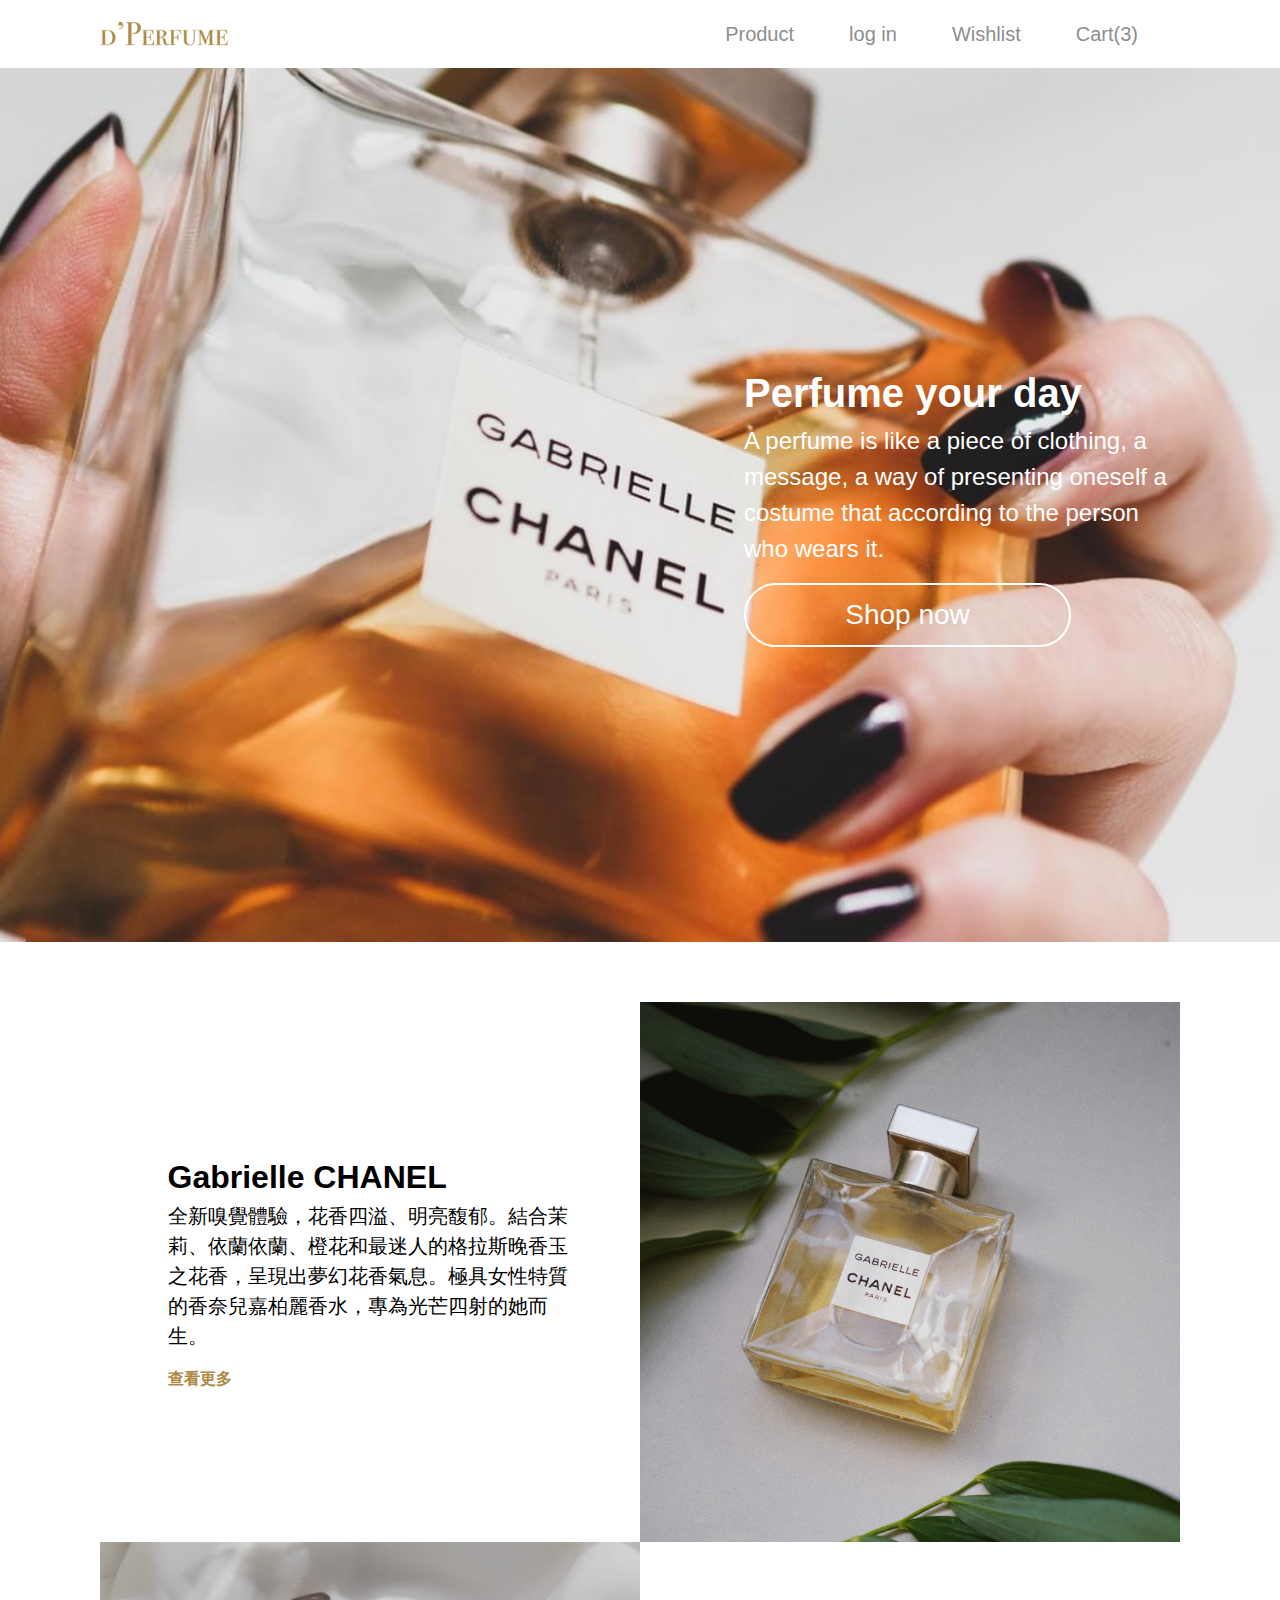
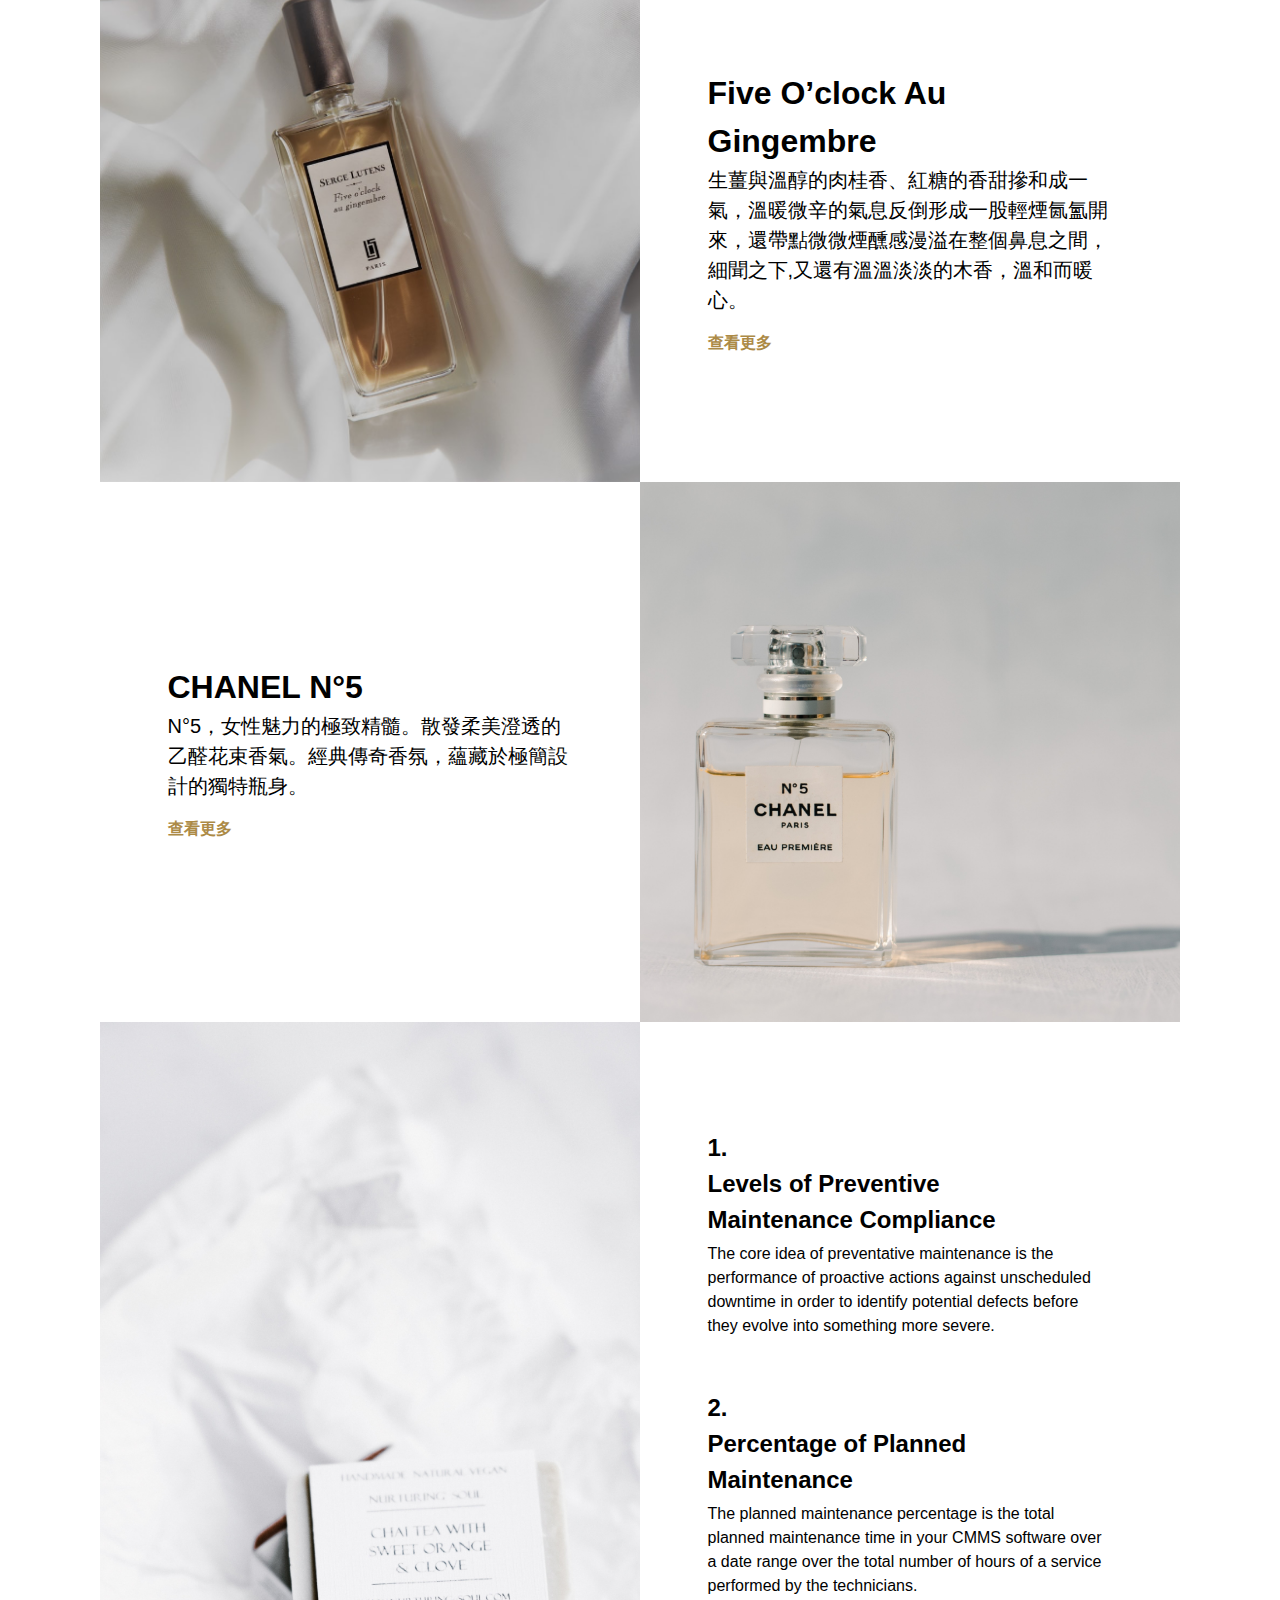
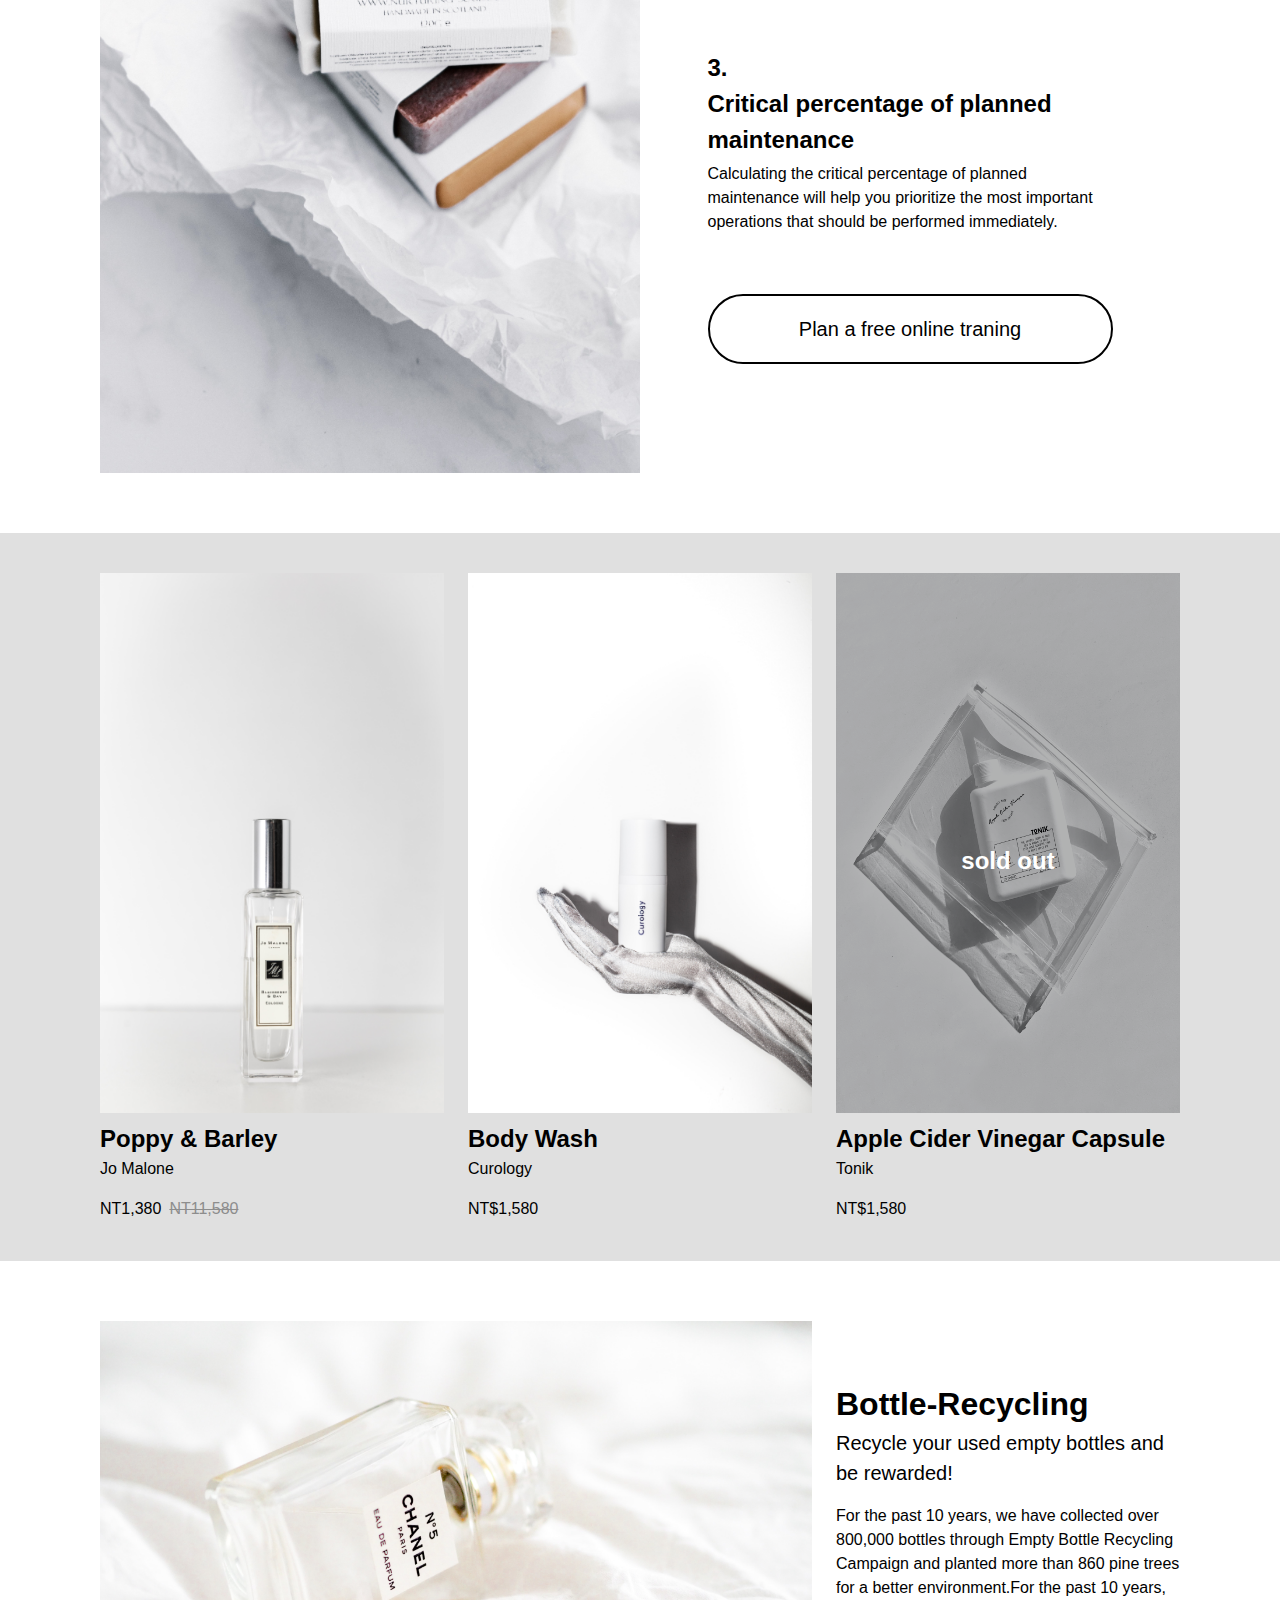
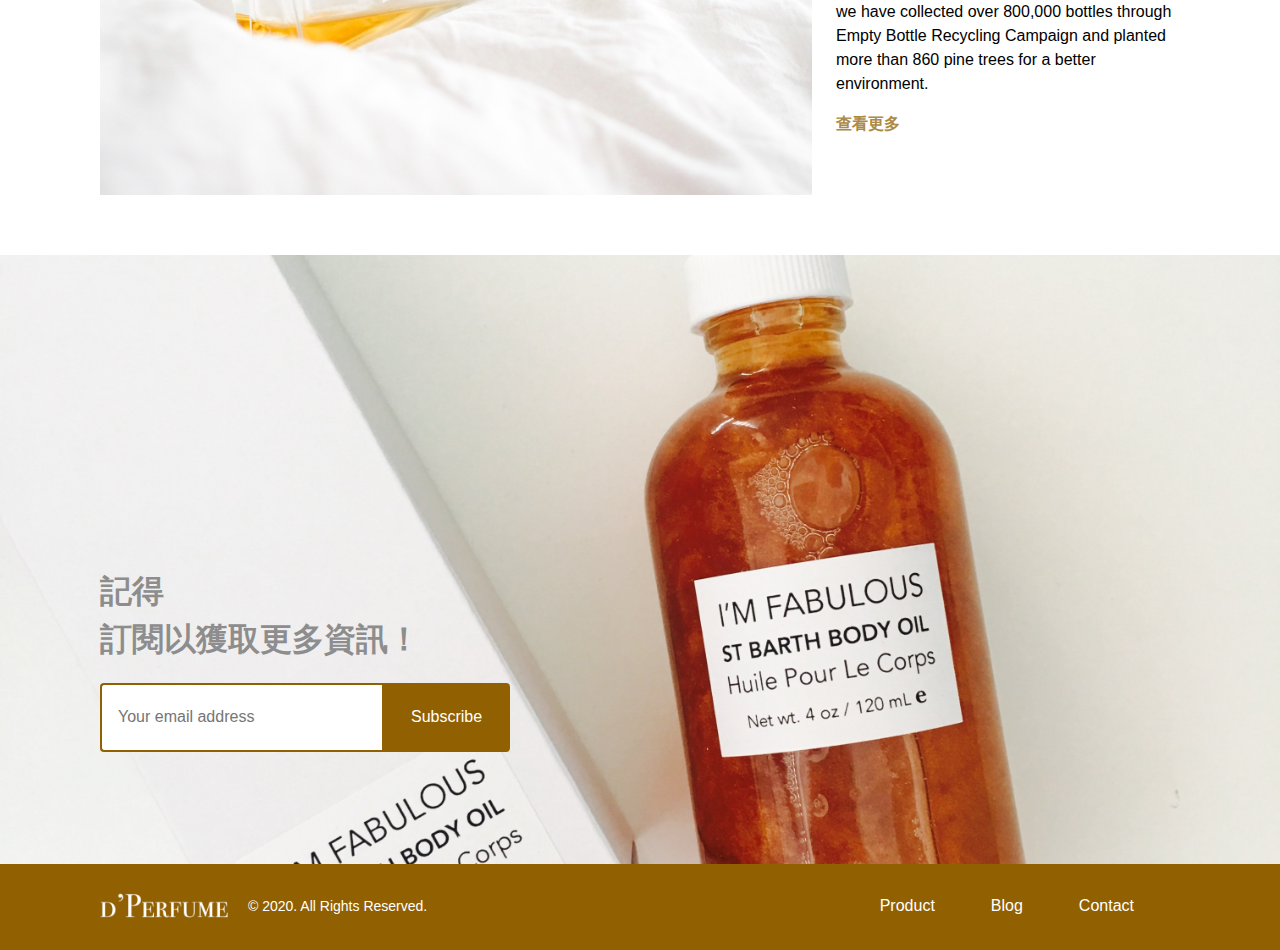
<file: index.html>
<!DOCTYPE html>
<html lang="en">
<head>
    <meta charset="UTF-8">
    <meta http-equiv="X-UA-Compatible" content="IE=edge">
    <meta name="viewport" content="width=device-width, initial-scale=1.0">
    <title>香水電商</title>

    <link rel="shortcut icon" href="images/d’Perfume.png" type="image/x-icon">
    <meta name='description' content="香水電商-D’Perfume" />
    <meta name="keywords" content="香水, 香水電商, D’Perfume">
    <meta property="og:title" content="香水電商" />
    <meta property="og:description" content="香水電商-D’Perfume">
    <meta property="og:type" content="website" /> 
    <meta property="og:url" content="FB上的網址" />
    <meta property="og:image" content="images/index1.jpg"/>
    <link rel="stylesheet" href="css/all.css">
    <link rel="stylesheet" href="https://pro.fontawesome.com/releases/v5.10.0/css/all.css" integrity="sha384-AYmEC3Yw5cVb3ZcuHtOA93w35dYTsvhLPVnYs9eStHfGJvOvKxVfELGroGkvsg+p" crossorigin="anonymous"/>
    <script src="js/jquery-3.6.0.min.js"></script>
  <script src="js/all.js"></script>
</head>
<body>
    <!--header__bar start-->
    <div class="container">
        <div class=" d-flex justify-content-between align-items-center pt-7 pb-7">
            <div class="left_bar">
                <h1><a href="index.html" class="text-hide d-block header-logo">d'perfume</a></h1>
            </div>
            <div class="right_bar d-flex align-items-center">
                <ul class="menu d-flex">
                    <li class="d-none d-md-block"><a href="product.html" target="_blank" title="Go to Product" class="d-block p-8 fs-5 me-10  text-success header__menu__text header__menu__text--hover position-relative transition"><i class="fas fa-store-alt me-6"></i>Product</a></li>
                    <li class="d-none d-md-block"><a href="login.html" target="_blank" title="Go to log in" class="d-block p-8  fs-5 me-10  text-success header__menu__text header__menu__text--hover position-relative transition"><i class="fas fa-user me-6"></i>log in</a></li>
                    <li class="d-none d-md-block"><a href="#" target="_blank" title="Go to Wishlist" class="d-block p-8 fs-5 me-10  text-success header__menu__text header__menu__text--hover position-relative transition"><i class="fas fa-heart me-6"></i>Wishlist</a></li>
                    <li><a href="#" target="_blank" title="Go to Cart" class="d-block p-8 fs-5 me-10  text-success header__menu__text header__menu__text--hover position-relative transition"><i class="fas fa-shopping-cart me-6"></i><span class="d-none d-md-inline-block">Cart(3)</span><span class="menu__label">3</span></a></li>
                </ul>
                <a href="#" class="showmenu d-block d-md-none"><i class="fas fa-bars fs-md-3 text-success"></i></a>
                <ul class="mobile-menu d-block d-md-none">
                    <li><a href="product.html" class="p-8 d-block fs-md-5 ">Product</a></li>
                    <li><a href="#" class="p-8 d-block fs-md-5">Wishlist</a></li>
                    <li><a href="#" class="p-8 d-block fs-md-5">Blog</a></li>
                    <li><a href="#" class="p-8 d-block fs-md-5">Contact</a></li>
                    <li><a href="login.html" class="p-8 d-block fs-md-5">log in</a></li>
                </ul>
            </div>
        </div>
    </div>
    <!--header__bar end-->
    <!--header__banner start-->
    <div class="header__banner text-info   pt-19 pt-sm-17 pt-md-16 pb-20 pb-sm-18 pb-md-16  header_banner">
        <div class="container">
            <div class="row  justify-content-md-end">
                <div class="col-md-5">
                    <h2 class=" fs-1 fs-md-2  fw-bolder">Perfume your day</h2>
                    <p class="fs-4 fs-md-5">A perfume is like a piece of clothing, a message, a way of presenting oneself a costume that according to the person who wears it.</p>
                    <a href="product.html" class="fs-3 fs-md-3 header__btn header__btn--border header__btn--hover header__btn--active d-block rounded-pill mt-3 text-center transition pt-7 pb-7 w-75 w-md-100">Shop now</a>
                </div>
            </div>
        </div>
    </div>
    <!--header__banner end-->
    <!--product start-->
    <ul class="container mt-9">
        <li class="row g-0 flex-column flex-md-row-reverse mb-10 mb-md-0">
            <div class="col-md-6 ">
                <img class="img-fluid mb-2 mb-md-0" src="images/index2.jpg" alt="">
            </div>
            <div class="col-md-6  d-flex align-items-md-center justify-content-md-center">
                <div class="text w-75 w-md-100">
                <h2 class="pb-0 fs-2 fs-md-2 fw-bolder ">Gabrielle CHANEL</h2>
                <p class="pb-2 pb-md-3 fs-5 ping-fang fw-light">全新嗅覺體驗，花香四溢、明亮馥郁。結合茉莉、依蘭依蘭、橙花和最迷人的格拉斯晚香玉之花香，呈現出夢幻花香氣息。極具女性特質的香奈兒嘉柏麗香水，專為光芒四射的她而生。</p>
                <a href="#" class="text-warning  ping-fang fw-bolder readmore__link--hover">查看更多</a>
                </div>
            </div>
        </li>
        <li class="row g-0 mb-10 mb-md-0">
            <div class="col-md-6">
                <img class="img-fluid mb-2 mb-md-0" src="images/index3.png" alt="">
            </div>
            <div class="col-md-6 d-flex align-items-md-center justify-content-md-center">
                <div class="text w-75 w-md-100">
                    <h2 class="pb-0 fs-2 fs-md-2 fw-bolder ">Five O’clock Au Gingembre</h2>
                    <p class="pb-2 pb-md-3 fs-5 ping-fang fw-light">生薑與溫醇的肉桂香、紅糖的香甜摻和成一氣，溫暖微辛的氣息反倒形成一股輕煙氤氳開來，還帶點微微煙醺感漫溢在整個鼻息之間，細聞之下,又還有溫溫淡淡的木香，溫和而暖心。</p>
                    <a href="#" class="text-warning  ping-fang fw-bolder readmore__link--hover">查看更多</a>
                </div>
            </div>
        </li>
        <li class="row g-0 flex-column flex-md-row-reverse mb-10 mb-md-0">
            <div class="col-md-6 ">
                <img class="img-fluid mb-2 mb-md-0" src="images/index4.jpg" alt="">
            </div>
            <div class="col-md-6  d-flex align-items-md-center justify-content-md-center">
                <div class="text w-75 w-md-100">
                    <h2 class="pb-0 fs-2 fs-md-2 fw-bolder">CHANEL N°5</h2>
                    <p class="pb-2 pb-md-3 fs-5 ping-fang fw-light">N°5，女性魅力的極致精髓。散發柔美澄透的乙醛花束香氣。經典傳奇香氛，蘊藏於極簡設計的獨特瓶身。</p>
                    <a href="#" class="text-warning  ping-fang fw-bolder readmore__link--hover">查看更多</a>
                </div>
            </div>
        </li>
        <li class="row g-0">
            <div class="col-md-6">
                <img class="img-fluid mb-2 mb-md-0  product__img " src="images/index5.jpg" alt="">
            </div>
            <div class="col-md-6  d-flex align-items-md-center justify-content-md-center">
                <div class="text  w-75 w-md-100">
                    <ol >
                        <li class="textgroup mb-12 mb-md-11">
                            <h2 class="fs-4 fs-md-4 fw-bolder pb-1">1.<br>Levels of Preventive <br> Maintenance Compliance</h2>
                            <p class="fw-light">The core idea of preventative maintenance is the performance of proactive actions against unscheduled downtime in order to identify potential defects before they evolve into something more severe.</p>
                        </li>
                        <li class="textgroup mb-12 mb-md-11">
                            <h2 class="fs-4 fs-md-4 fw-bolder pb-1">2.<br>Percentage of Planned <br> Maintenance</h2>
                            <p class="fw-light">The planned maintenance percentage is the total planned maintenance time in your CMMS software over a date range over the total number of hours of a service performed by the technicians.</p>
                        </li>
                        <li class="textgroup mb-12 mb-md-9">
                            <h2 class="fs-4 fs-md-4 fw-bolder pb-1">3.<br>Critical percentage of planned maintenance</h2>
                            <p class="fw-light">Calculating the critical percentage of planned maintenance will help you prioritize the most important operations that should be performed immediately.</p>
                        </li>
                    </ol>
                    <a href="#" class="product__btn fw-normal fs-5 fs-md-5 d-block pt-21 pb-21 text-center rounded-pill">Plan a free online traning</a>
                </div>
            </div>
        </li>
    </ul>
    <!--product end-->
    <!--productlist start-->
    <div class="bg-secondary mt-9  pt-15 pb-15">
        <div class="container ">
            <ul class="row listgroup d-flex justify-content-between">
                <li class="col-md-4 list">
                    <img src="images/index6.jpg" class="productlist__img " alt="productlist_1">
                    <div class="text">
                        <h2 class="fs-4 fs-md-4 fw-bolder pt-2">Poppy & Barley</h2>
                        <h3>Jo Malone</h3>
                        <p class="pt-3 pb-10 pb-md-0">NT1,380<span class="text-success text-decoration-line-through ps-2">NT11,580</span></p>
                    </div>
                </li>
                <li class="col-md-4 list">
                    <img src="images/index7.jpg" class="productlist__img "  alt="productlist_2">
                    <div class="text">
                        <h2 class="fs-4 fs-md-4 fw-bolder pt-2">Body Wash</h2>
                        <h3>Curology</h3>
                        <p class="pt-3 pb-10 pb-md-0">NT$1,580</p>
                    </div>
                </li>
                <li class="col-md-4 list">
                    <div class="caption position-relative ">
                        <img src="images/index8.jpg" class="productlist__img zindex-1"  alt="productlist_3">
                        <div class="bg position-absolute zindex-2 top-0 bg-dark w-100 productlist__img"></div>
                        <p class="position-absolute zindex-3 top-50 start-25 text-info fw-bolder text-center w-50 fs-4 fs-md-4">sold out</p>
                    </div>
                    <div class="text">
                        <h2 class="fs-4 fs-md-4 fw-bolder pt-2">Apple Cider Vinegar Capsule</h2>
                        <h3>Tonik</h3>
                        <p class="pt-3 pb-10 pb-md-0">NT$1,580</p>
                    </div>
                </li>
            </ul>
        </div>
    </div>
    <!--productlist end-->
    <!--recycling start-->
    <div class="container">
        <div class="row d-flex flex-column flex-md-row mt-9  align-items-md-center">
            <img src="images/index9.jpg" class="col-md-8" alt="recycling_image">
            <div class="text col-md-4 ">
                <h2 class="fs-2 fw-bolder">Bottle-Recycling</h2>
                <p class="fs-5 pb-3 fw-light">Recycle your used empty bottles and be rewarded!</p>
                <p class="sm-text pb-3 fw-light">For the past 10 years, we have collected over 800,000 bottles through Empty Bottle Recycling Campaign and planted more than 860 pine trees for a better environment.For the past 10 years, we have collected over 800,000 bottles through Empty Bottle Recycling Campaign and planted more than 860 pine trees for a better environment.</p>
                <a href="#" class="sm-text   text-warning fw-bolder readmore__link--hover">查看更多</a>
            </div>
        </div>
    </div>
    <!--recycling end-->
    <!--footer__banner start-->
    <div class="footer__banner mt-9 pt-22 pb-23">
        <div class="container">
            <div class="col-md-4">
                <h2 class="text-success fs-2  fw-bolder">記得<br>訂閱以獲取更多資訊！</h2>
                <div class="searchbox d-flex  pt-12">
                    <input type="search" name="search" id="search" class="border border-primary border-2 border-end-0 pt-8 pb-8 pt-sm-12 pb-sm-24 ps-8 ps-sm-3 pe-2 pe-sm-25 rounded-start " placeholder="Your email address">
                    <button class=" search__btn rounded-end pt-8 pb-8 pt-sm-12 pb-sm-24 ps-8 ps-sm-26 pe-8 pe-sm-27  text-info">Subscribe</button>
                </div>
            </div>
        </div>
    </div>
    <!--footer__banner end-->
    <!--footer__bar start-->
    <div class=" bg-primary pt-12 pb-28">
        <div class="container">
            <div class="d-flex justify-content-between align-items-center ">
                <div class="left_bar d-flex  justify-content-between  align-items-center w-md-100">
                    <h2><a href="index.html" class="text-hide d-block footer-logo">d'perfume</a></h2>
                    <p class="ps-12 text-info fs-7">© 2020. All Rights Reserved.</p>
                </div>
                <ul class="right_bar d-flex">
                    <li><a target="_blank" title="Go to Product" href="product.html" class="d-none d-md-block p-8 me-29 footer__menu__text footer__menu__text--hover">Product</a></li>
                    <li><a target="_blank" title="Go to Blog" href="#" class="d-none d-md-block p-8 me-29 footer__menu__text footer__menu__text--hover">Blog</a></li>
                    <li><a target="_blank" title="Go to Contact" href="#" class="d-none d-md-block p-8 me-29 footer__menu__text footer__menu__text--hover">Contact</a></li>
                </ul>
            </div>
        </div>
    </div>
    <!--footer__bar end-->
    <!--置頂按鈕-->
    <a class="gotop" href="#">
        <i class="fas fa-chevron-circle-up"></i>
    </a>
</body>
</html>
</file>
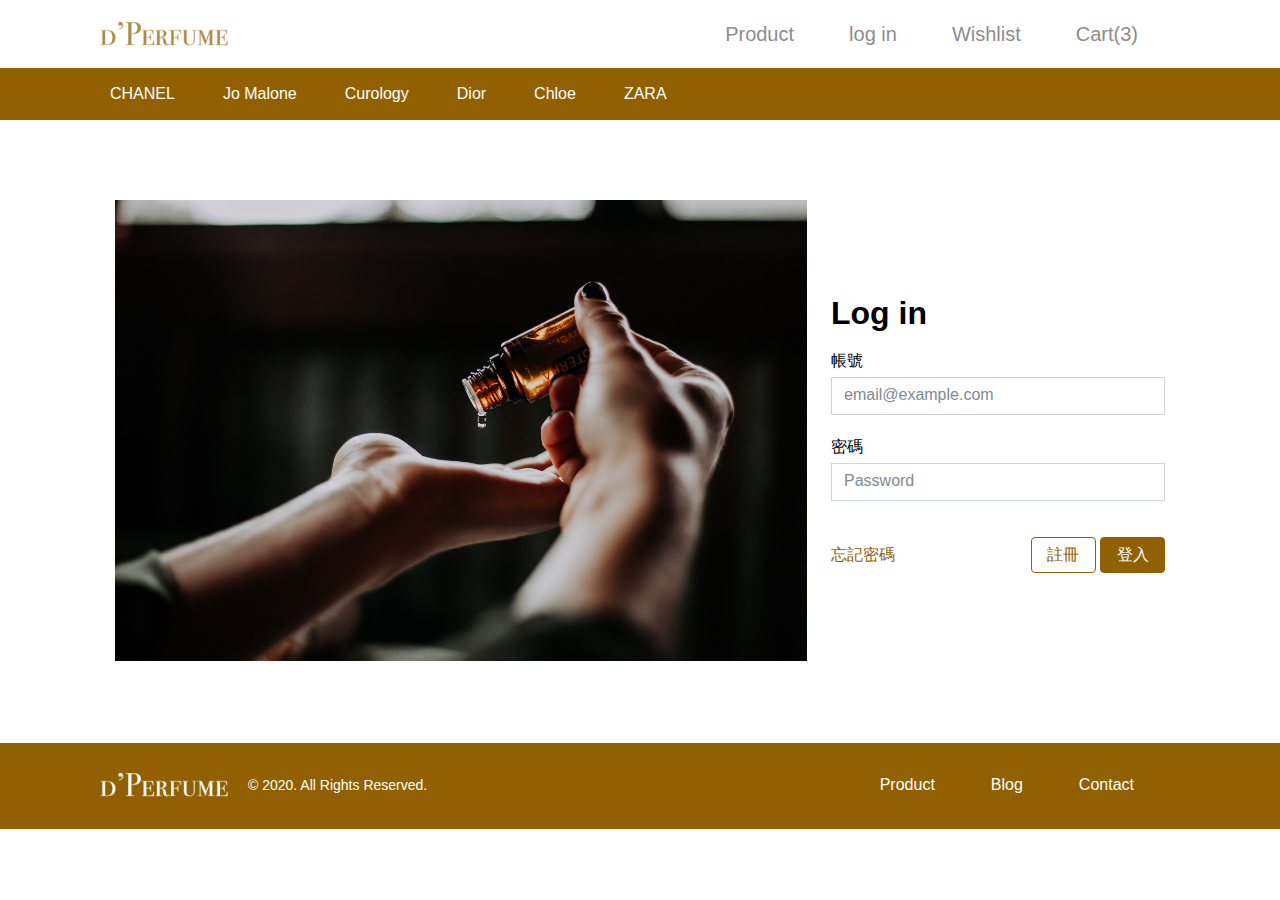
<file: login.html>
<!DOCTYPE html>
<html lang="en">
<head>
    <meta charset="UTF-8">
    <meta http-equiv="X-UA-Compatible" content="IE=edge">
    <meta name="viewport" content="width=device-width, initial-scale=1.0">
    <title>香水電商</title>

    <link rel="shortcut icon" href="images/d’Perfume.png" type="image/x-icon">
    <meta name='description' content="香水電商-D’Perfume" />
    <meta name="keywords" content="香水, 香水電商, D’Perfume">
    <meta property="og:title" content="香水電商" />
    <meta property="og:description" content="香水電商-D’Perfume">
    <meta property="og:type" content="website" /> 
    <meta property="og:url" content="FB上的網址" />
    <meta property="og:image" content="images/index1.jpg"/>
    <link rel="stylesheet" href="css/all.css">
    <link rel="stylesheet" href="https://pro.fontawesome.com/releases/v5.10.0/css/all.css" integrity="sha384-AYmEC3Yw5cVb3ZcuHtOA93w35dYTsvhLPVnYs9eStHfGJvOvKxVfELGroGkvsg+p" crossorigin="anonymous"/>
    <script src="js/jquery-3.6.0.min.js"></script>
  <script src="js/all.js"></script>
</head>
<body>
    <!--header__bar start-->
    <div class="container">
        <div class=" d-flex justify-content-between align-items-center pt-7 pb-7">
            <div class="left_bar">
                <h1><a href="index.html" class="text-hide d-block header-logo">d'perfume</a></h1>
            </div>
            <div class="right_bar d-flex align-items-center">
                <ul class="menu d-flex">
                    <li class="d-none d-md-block"><a href="product.html" target="_blank" title="Go to Product" class="d-block p-8 fs-5 me-10  text-success header__menu__text header__menu__text--hover position-relative transition"><i class="fas fa-store-alt me-6"></i>Product</a></li>
                    <li class="d-none d-md-block"><a href="login.html" target="_blank" title="Go to log in" class="d-block p-8  fs-5 me-10  text-success header__menu__text header__menu__text--hover position-relative transition"><i class="fas fa-user me-6"></i>log in</a></li>
                    <li class="d-none d-md-block"><a href="#" target="_blank" title="Go to Wishlist" class="d-block p-8 fs-5 me-10  text-success header__menu__text header__menu__text--hover position-relative transition"><i class="fas fa-heart me-6"></i>Wishlist</a></li>
                    <li><a href="#" target="_blank" title="Go to Cart" class="d-block p-8 fs-5 me-10  text-success header__menu__text header__menu__text--hover position-relative transition"><i class="fas fa-shopping-cart me-6"></i><span class="d-none d-md-inline-block">Cart(3)</span><span class="menu__label">3</span></a></li>
                </ul>
                <a href="#" class="showmenu d-block d-md-none"><i class="fas fa-bars fs-md-3 text-success"></i></a>
                <ul class="mobile-menu d-block d-md-none">
                    <li><a href="product.html" class="p-8 d-block fs-md-5 ">Product</a></li>
                    <li><a href="#" class="p-8 d-block fs-md-5">Wishlist</a></li>
                    <li><a href="#" class="p-8 d-block fs-md-5">Blog</a></li>
                    <li><a href="#" class="p-8 d-block fs-md-5">Contact</a></li>
                    <li><a href="login.html" class="p-8 d-block fs-md-5">log in</a></li>
                </ul>
            </div>
        </div>
    </div>
    <!--header__bar end-->
    <!--navbar start-->
    <div class=" bg-primary d-none d-md-block">
        <div class="container d-flex pt-1 pb-1">
            <ul class="li"><a href="#" class="d-block p-8 me-31 navbar__text navbar__text--hover navbar__text--active">CHANEL</a></ul>
            <ul class="li"><a href="#" class="d-block p-8 me-31 navbar__text navbar__text--hover navbar__text--active">Jo Malone</a></ul>
            <ul class="li"><a href="#" class="d-block p-8 me-31 navbar__text navbar__text--hover navbar__text--active">Curology</a></ul>
            <ul class="li"><a href="#" class="d-block p-8 me-31 navbar__text navbar__text--hover navbar__text--active">Dior</a></ul>
            <ul class="li"><a href="#" class="d-block p-8 me-31 navbar__text navbar__text--hover navbar__text--active">Chloe</a></ul>
            <ul class="li"><a href="#" class="d-block p-8 navbar__text navbar__text--hover navbar__text--active">ZARA</a></ul>
        </div>
    </div>
    <!--navbar end-->
    <!--login__form start-->
    <div class="container mt-15 mt-md-32 fw-light">
        <div class="container">
            <div class="row d-flex align-items-center">
                <div class="col-md-8">
                    <img src="images/login1.jpg" alt="login1" class="mb-31 mb-md-0">
                </div>
                <div class="col-md-4">
                    <h2 class="fs-2 fs-md-2 fw-bold pb-40">Log in</h2>
                    <div class="account__form pb-12">
                        <label for="account" class="ping-fang fw-bolder pb-1">帳號</label><br>
                        <input type="email" name="account" id="account" placeholder="email@example.com" class="w-100  border border-light pt-7 pb-8 ps-40 login__input login__placeholder">
                    </div>
                    <div class="password__form pb-29">
                        <label for="password" class="ping-fang fw-bolder pb-1">密碼</label><br>
                        <input type="password" name="password" id="password" placeholder="Password" class="w-100 border border-light pt-7 pb-8 ps-40 login__input login__placeholder">
                    </div>
                    <div class="login__text d-flex justify-content-between align-items-center">
                        <p><a href="#" class="d-block ping-fang password--forget password--forget--hover fw-bolder">忘記密碼</a></p>
                        <div class="login__btn">
                            <a href="#" title="前往註冊" class="btn register__btn register__btn--hover  border-primary  login__btn__width ping-fang lh-xs">註冊</a>
                            <a href="member.html"  title="登入" class="btn btn-primary login__btn__width ping-fang" >登入</a>
                        </div>
                    </div>
                </div>
            </div>
        </div>
    </div>
    <!--login__form end-->
    <!--footer__bar start-->
    <div class=" bg-primary pt-12 pb-28 mt-41">
        <div class="container">
            <div class="d-flex justify-content-between align-items-center ">
                <div class="left_bar d-flex  justify-content-between  align-items-center w-md-100">
                    <h2><a href="index.html" class="text-hide d-block footer-logo">d'perfume</a></h2>
                    <p class="ps-12 text-info fs-7">© 2020. All Rights Reserved.</p>
                </div>
                <ul class="right_bar d-flex">
                    <li><a target="_blank" title="Go to Product" href="product.html" class="d-none d-md-block p-8 me-29 footer__menu__text footer__menu__text--hover">Product</a></li>
                    <li><a target="_blank" title="Go to Blog" href="#" class="d-none d-md-block p-8 me-29 footer__menu__text footer__menu__text--hover">Blog</a></li>
                    <li><a target="_blank" title="Go to Contact" href="#" class="d-none d-md-block p-8 me-29 footer__menu__text footer__menu__text--hover">Contact</a></li>
                </ul>
            </div>
        </div>
    </div>
    <!--footer__bar end-->
    <!--置頂按鈕-->
    <a class="gotop" href="#">
        <i class="fas fa-chevron-circle-up"></i>
    </a>
</body>
</html>
</file>
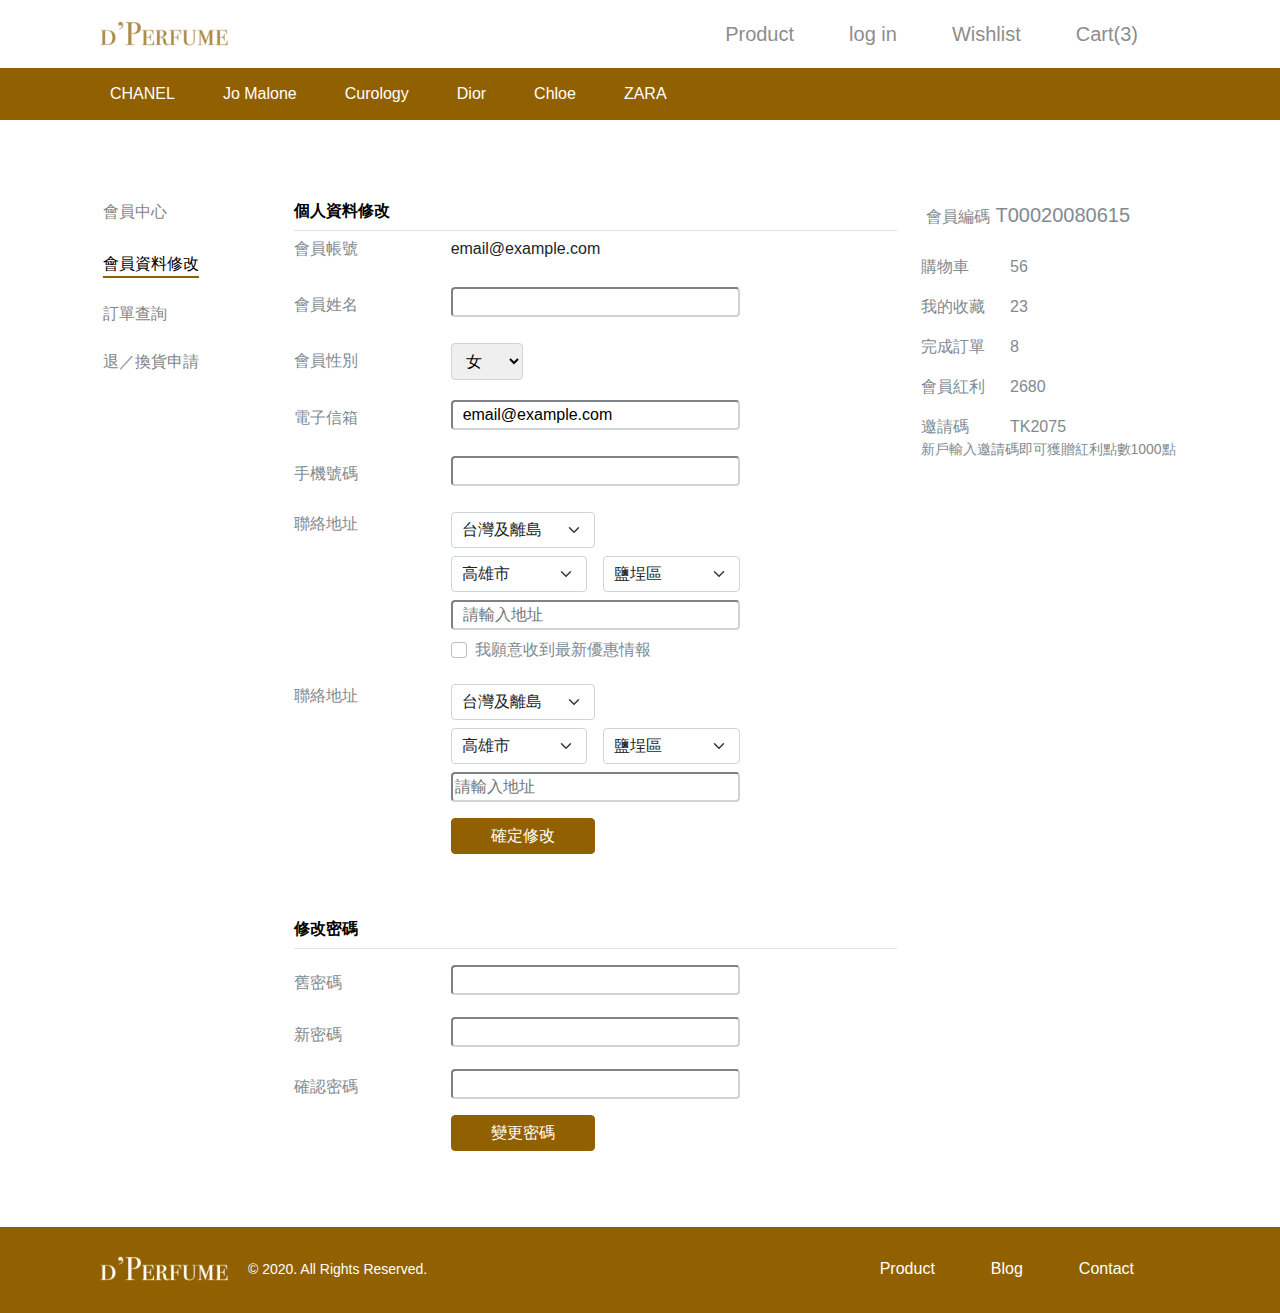
<file: member.html>
<!DOCTYPE html>
<html lang="en">
<head>
    <meta charset="UTF-8">
    <meta http-equiv="X-UA-Compatible" content="IE=edge">
    <meta name="viewport" content="width=device-width, initial-scale=1.0">
    <title>香水電商</title>

    <link rel="shortcut icon" href="images/d’Perfume.png" type="image/x-icon">
    <meta name='description' content="香水電商-D’Perfume" />
    <meta name="keywords" content="香水, 香水電商, D’Perfume">
    <meta property="og:title" content="香水電商" />
    <meta property="og:description" content="香水電商-D’Perfume">
    <meta property="og:type" content="website" /> 
    <meta property="og:url" content="FB上的網址" />
    <meta property="og:image" content="images/index1.jpg"/>
    <link rel="stylesheet" href="css/all.css">
    <link rel="stylesheet" href="https://pro.fontawesome.com/releases/v5.10.0/css/all.css" integrity="sha384-AYmEC3Yw5cVb3ZcuHtOA93w35dYTsvhLPVnYs9eStHfGJvOvKxVfELGroGkvsg+p" crossorigin="anonymous"/>
    <script src="js/jquery-3.6.0.min.js"></script>
  <script src="js/all.js"></script>
</head>
<body>
    <!--header__bar start-->
    <div class="container">
        <div class=" d-flex justify-content-between align-items-center pt-7 pb-7">
            <div class="left_bar">
                <h1><a href="index.html" class="text-hide d-block header-logo">d'perfume</a></h1>
            </div>
            <div class="right_bar d-flex align-items-center">
                <ul class="menu d-flex">
                    <li class="d-none d-md-block"><a href="product.html" target="_blank" title="Go to Product" class="d-block p-8 fs-5 me-10  text-success header__menu__text header__menu__text--hover position-relative transition"><i class="fas fa-store-alt me-6"></i>Product</a></li>
                    <li class="d-none d-md-block"><a href="login.html" target="_blank" title="Go to log in" class="d-block p-8  fs-5 me-10  text-success header__menu__text header__menu__text--hover position-relative transition"><i class="fas fa-user me-6"></i>log in</a></li>
                    <li class="d-none d-md-block"><a href="#" target="_blank" title="Go to Wishlist" class="d-block p-8 fs-5 me-10  text-success header__menu__text header__menu__text--hover position-relative transition"><i class="fas fa-heart me-6"></i>Wishlist</a></li>
                    <li><a href="#" target="_blank" title="Go to Cart" class="d-block p-8 fs-5 me-10  text-success header__menu__text header__menu__text--hover position-relative transition"><i class="fas fa-shopping-cart me-6"></i><span class="d-none d-md-inline-block">Cart(3)</span><span class="menu__label">3</span></a></li>
                </ul>
                <a href="#" class="showmenu d-block d-md-none"><i class="fas fa-bars fs-md-3 text-success"></i></a>
                <ul class="mobile-menu d-block d-md-none">
                    <li><a href="product.html" class="p-8 d-block fs-md-5 ">Product</a></li>
                    <li><a href="#" class="p-8 d-block fs-md-5">Wishlist</a></li>
                    <li><a href="#" class="p-8 d-block fs-md-5">Blog</a></li>
                    <li><a href="#" class="p-8 d-block fs-md-5">Contact</a></li>
                    <li><a href="login.html" class="p-8 d-block fs-md-5">log in</a></li>
                </ul>
            </div>
        </div>
    </div>
    <!--header__bar end-->
    <!--navbar start-->
    <div class=" bg-primary d-none d-md-block">
        <div class="container d-flex pt-1 pb-1">
            <ul class="li"><a href="#" class="d-block p-8 me-31 navbar__text navbar__text--hover navbar__text--active">CHANEL</a></ul>
            <ul class="li"><a href="#" class="d-block p-8 me-31 navbar__text navbar__text--hover navbar__text--active">Jo Malone</a></ul>
            <ul class="li"><a href="#" class="d-block p-8 me-31 navbar__text navbar__text--hover navbar__text--active">Curology</a></ul>
            <ul class="li"><a href="#" class="d-block p-8 me-31 navbar__text navbar__text--hover navbar__text--active">Dior</a></ul>
            <ul class="li"><a href="#" class="d-block p-8 me-31 navbar__text navbar__text--hover navbar__text--active">Chloe</a></ul>
            <ul class="li"><a href="#" class="d-block p-8 navbar__text navbar__text--hover navbar__text--active">ZARA</a></ul>
        </div>
    </div>
    <!--navbar end-->
    <!--member__information start-->
    <div class="container mt-15 mt-md-32 fw-light">
        <div class="container">
            <div class="row d-flex">
                <div class="col-md-2 ps-0 pe-0">
                    <h2 class="d-none d-md-block pb-md-31 text-dark2">會員中心</h2>
                    <ul class="d-flex flex-row flex-md-column justify-content-between ">
                        <li><a href="#" class=" mb-md-4 me-md-0 d-inline-block ping-fang border-bottom border-2 border-primary  fw-normal">會員資料修改</a></li>
                        <li><a href="#" class=" mb-md-4 me-md-0 d-inline-block ping-fang text-dark2 fw-normal link--hover transition">訂單查詢</a></li>
                        <li><a href="#" class="d-inline-block ping-fang text-dark2 fw-normal link--hover transition">退／換貨申請</a></li>
                    </ul>
                </div>
                <div class="col text-dark3 fw-normal d-md-none pt-15 pt-md-0">
                  <p class="fs-5 fs-md-5 pb-45"><i class="fas fa-user-alt pe-43 text-dark"></i><span class="ping-fang line-height-xs fs-6 pe-44">會員編碼</span>T00020080615</p>
                  <ul>
                      <li class="row mb-3">
                        <div class="col-3 col-md-4 pe-0">
                          購物車
                        </div>
                        <div class="col-9 col-md-8">
                          56
                        </div>
                      </li>
                      <li class="row mb-3">
                        <div class="col-3 col-md-4 pe-0">
                          我的收藏
                        </div>
                        <div class="col-9 col-md-8">
                          23
                        </div>
                      </li>
                      <li class="row mb-3">
                        <div class="col-3 col-md-4 pe-0">
                          完成訂單
                        </div>
                        <div class="col-9 col-md-8">
                          8
                        </div>
                      </li>
                      <li class="row mb-3">
                        <div class="col-3 col-md-4 pe-0">
                          會員紅利
                        </div>
                        <div class="col-9 col-md-8">
                          2680
                        </div>
                      </li>
                      <li class="row">
                        <div class="col-3 col-md-4 pe-0">
                          邀請碼
                        </div>
                        <div class="col-9 col-md-8">
                          TK2075
                        </div>
                      </li>
                  </ul>
                  <p class="fs-7 white-space--pre">新戶輸入邀請碼即可獲贈紅利點數1000點</p>
              </div>
                <div class="col-md-7 text-dark3">
                    <h3 class="fw-bold pt-15 pt-md-0 border-bottom pb-2 line-height-xs text-dark">個人資料修改</h3>
                    <form>
                        <div class="row mb-12">
                          <label for="staticEmail" class="col-3 col-md-3 col-form-label pe-0">會員帳號</label>
                          <div class="col-9 col-md-6 pe-0">
                            <input type="email" readonly class="form-control-plaintext" id="staticEmail" value="email@example.com">
                          </div>
                        </div>
                        <div class="row mb-12">
                            <label for="name" class="col-3 col-md-3 col-form-label pe-0">會員姓名</label>
                            <div class="col-9 col-md-6">
                              <input type="text" name="name" id="name" class="w-100 ps-8 pe-8 rounded-2 border-dark4">
                            </div>
                        </div>
                        <div class="row mb-12">
                            <label for="gender" class="col-3 col-md-3 col-form-label pe-0">會員性別</label>
                            <div class="col-9 col-md-6">
                                <select id="gender" class="w-25 ps-8 pe-8 pt-2 pb-2 rounded-2 border-dark4">
                                    <option selected>女</option>
                                    <option>男</option>
                                </select>
                            </div>
                        </div>
                        <div class="row mb-12">
                            <label for="Email" class="col-3 col-md-3 col-form-label pe-0">電子信箱</label>
                            <div class="col-9 col-md-6">
                              <input type="email" name="Email" id="Email" value="email@example.com" class="w-100 ps-8 pe-8 rounded-2 border-dark4">
                            </div>
                        </div>
                        <div class="row mb-12">
                            <label for="phonenumber" class="col-3 col-md-3 col-form-label pe-0">手機號碼</label>
                            <div class="col-9 col-md-6">
                              <input type="number" name="phonenumber" id="phonenumber" class="w-100 ps-8 pe-8 rounded-2 border-dark4">
                            </div>
                        </div>
                        <div class="row mb-12">
                            <label for="address" class="col-3 col-md-3  form-label pe-0">聯絡地址</label>
                            <div class="col-9 col-md-6">
                              <div class="col-8 col-md-6">
                                <select id="address" class="form-select mb-2 ps-8 pe-8 rounded-2 border-dark4">
                                  <option selected>台灣及離島</option>
                                  <option>台灣及離島</option>
                              </select>
                              </div>  
                                <div class="row g-3 mb-2">
                                    <div class="col">
                                      <select id="address" class="form-select ps-8 pe-8 rounded-2 border-dark4">
                                        <option selected>高雄市</option>
                                        <option>高雄市</option>
                                      </select>
                                    </div>
                                    <div class="col">
                                      <select id="address" class="form-select ps-8 pe-8 rounded-2 border-dark4">
                                        <option selected>鹽埕區</option>
                                        <option>鹽埕區</option>
                                      </select>
                                    </div>
                                </div>
                                <input type="text" name="address" id="address" placeholder="請輸入地址" class="w-100 mb-2 ps-8 pe-8 rounded-2 border-dark4">
                                <div class="form-group form-check">
                                    <input type="checkbox" class="form-check-input" id="exampleCheck1">
                                    <label class="form-check-label" for="exampleCheck1">我願意收到最新優惠情報</label>
                                  </div>
                            </div>
                            
                        </div>
                        <div class="row mb-3">
                          <label for="address" class="col-3 col-md-3  form-label pe-0">聯絡地址</label>
                          <div class="col-9 col-md-6">
                            <div class="col-8 col-md-6">
                              <select id="address" class="form-select mb-2 ps-8 pe-8 rounded-2 border-dark4">
                                <option selected>台灣及離島</option>
                                <option>台灣及離島</option>
                            </select>
                            </div>  
                              <div class="row g-3 mb-2">
                                  <div class="col">
                                    <select id="address" class="form-select ps-8 pe-8 rounded-2 border-dark4">
                                      <option selected>高雄市</option>
                                      <option>高雄市</option>
                                    </select>
                                  </div>
                                  <div class="col">
                                    <select id="address" class="form-select ps-8 pe-8 rounded-2 border-dark4">
                                      <option selected>鹽埕區</option>
                                      <option>鹽埕區</option>
                                    </select>
                                  </div>
                              </div>
                              <input type="text" name="address" id="address" placeholder="請輸入地址" class="w-100 mb-3 rounded-2 border-dark4">
                              <input type="submit" value="確定修改" class="col-8 col-md-6 btn btn-primary">
                          </div>   
                      </div>
                    </form>

                    <h3 class="fw-bold pt-5 border-bottom pb-2 mb-3 line-height-xs text-dark">修改密碼</h3>
                    <form>
                        <div class="row mb-3">
                          <label for="oldpassword" class="col-3 col-md-3 col-form-label">舊密碼</label>
                          <div class="col-9 col-md-6">
                            <input type="password" name="oldpassword" id="oldpassword" class="w-100 ps-8 pe-8 rounded-2 border-dark4">
                          </div>
                        </div>
                        <div class="row mb-3">
                            <label for="newpassword" class="col-3 col-md-3 col-form-label">新密碼</label>
                            <div class="col-9 col-md-6">
                              <input type="password" name="newpassword" id="newpassword" class="w-100 ps-8 pe-8 rounded-2 border-dark4">
                            </div>
                        </div>
                        <div class="row mb-3">
                            <label for="confirmpassword" class="col-3 col-md-3 col-form-label pe-0">確認密碼</label>
                            <div class="col-9 col-md-6">
                              <input type="password" name="confirmpassword" id="confirmpassword" class="w-100 mb-3 ps-8 pe-8 rounded-2 border-dark4">
                              <input type="submit" value="變更密碼" class="col-8 col-md-6 btn btn-primary">
                            </div>
                            
                          </div>

                    </form>  
                </div>
                <div class="col-md-3 text-dark3 fw-normal d-none d-md-block">
                    <p class="fs-5 fs-md-5 pb-45"><i class="fas fa-user-alt pe-43 text-dark"></i><span class="ping-fang line-height-xs fs-6 pe-44">會員編碼</span>T00020080615</p>
                    <ul>
                        <li class="row mb-3">
                          <div class="col-3 col-md-4">
                            購物車
                          </div>
                          <div class="col-9 col-md-8">
                            56
                          </div>
                        </li>
                        <li class="row mb-3">
                          <div class="col-3 col-md-4">
                            我的收藏
                          </div>
                          <div class="col-9 col-md-8">
                            23
                          </div>
                        </li>
                        <li class="row mb-3">
                          <div class="col-3 col-md-4">
                            完成訂單
                          </div>
                          <div class="col-9 col-md-8">
                            8
                          </div>
                        </li>
                        <li class="row mb-3">
                          <div class="col-3 col-md-4">
                            會員紅利
                          </div>
                          <div class="col-9 col-md-8">
                            2680
                          </div>
                        </li>
                        <li class="row">
                          <div class="col-3 col-md-4">
                            邀請碼
                          </div>
                          <div class="col-9 col-md-8">
                            TK2075
                          </div>
                        </li>
                    </ul>
                    <p class="fs-7 white-space--pre">新戶輸入邀請碼即可獲贈紅利點數1000點</p>
                </div>
            </div>
        </div>
    </div>
    <!--member__information end-->
    <!--footer__bar start-->
    <div class=" bg-primary pt-12 pb-28 mt-15 mt-md-9">
        <div class="container">
            <div class="d-flex justify-content-between align-items-center ">
                <div class="left_bar d-flex  justify-content-between  align-items-center w-md-100">
                    <h2><a href="index.html" class="text-hide d-block footer-logo">d'perfume</a></h2>
                    <p class="ps-12 text-info fs-7">© 2020. All Rights Reserved.</p>
                </div>
                <ul class="right_bar d-flex">
                    <li><a target="_blank" title="Go to Product" href="product.html" class="d-none d-md-block p-8 me-29 footer__menu__text footer__menu__text--hover">Product</a></li>
                    <li><a target="_blank" title="Go to Blog" href="#" class="d-none d-md-block p-8 me-29 footer__menu__text footer__menu__text--hover">Blog</a></li>
                    <li><a target="_blank" title="Go to Contact" href="#" class="d-none d-md-block p-8 me-29 footer__menu__text footer__menu__text--hover">Contact</a></li>
                </ul>
            </div>
        </div>
    </div>
    <!--footer__bar end-->
    <!--置頂按鈕-->
    <a class="gotop" href="#">
        <i class="fas fa-chevron-circle-up"></i>
    </a>
</body>
</html>
</file>
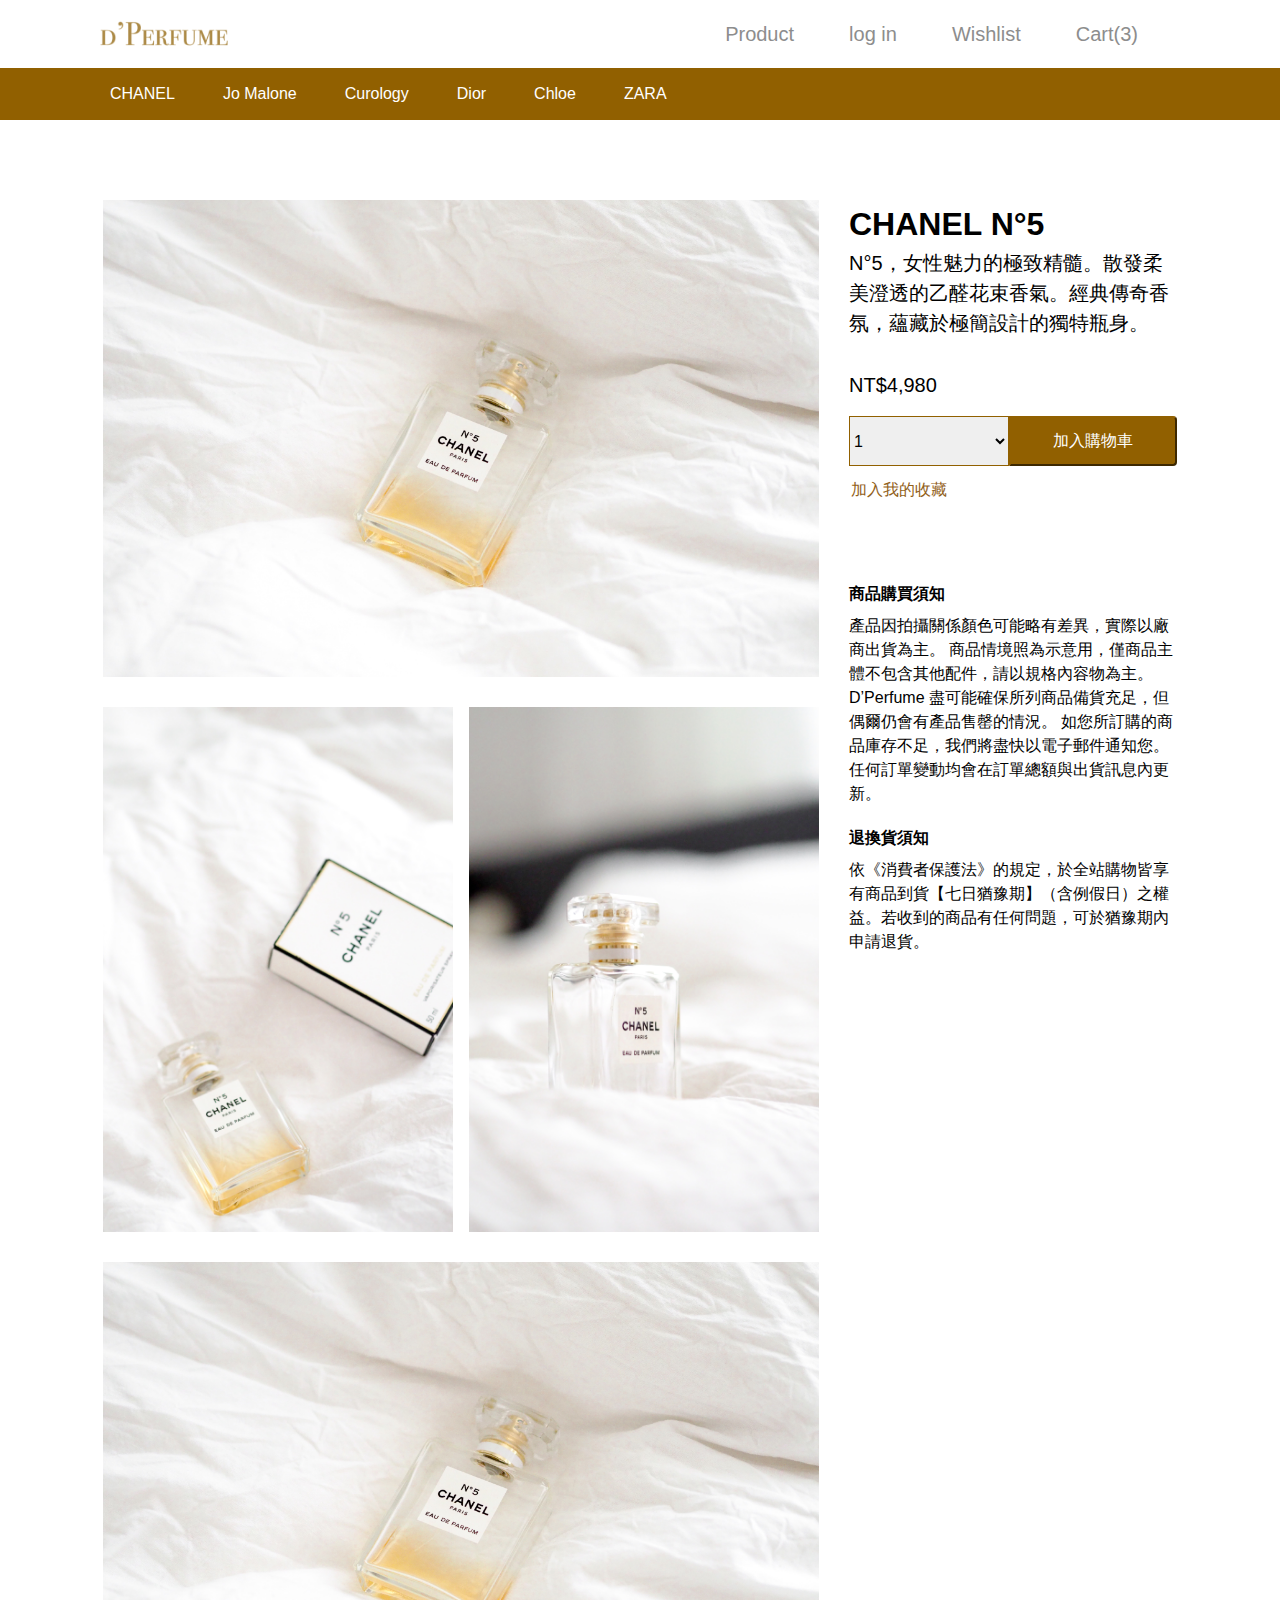
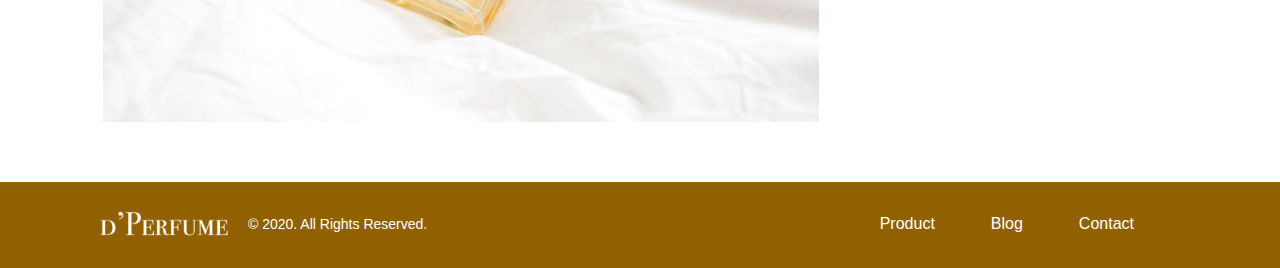
<file: product__inside.html>
<!DOCTYPE html>
<html lang="en">
<head>
    <meta charset="UTF-8">
    <meta http-equiv="X-UA-Compatible" content="IE=edge">
    <meta name="viewport" content="width=device-width, initial-scale=1.0">
    <title>香水電商</title>

    <link rel="shortcut icon" href="images/d’Perfume.png" type="image/x-icon">
    <meta name='description' content="香水電商-D’Perfume" />
    <meta name="keywords" content="香水, 香水電商, D’Perfume">
    <meta property="og:title" content="香水電商" />
    <meta property="og:description" content="香水電商-D’Perfume">
    <meta property="og:type" content="website" /> 
    <meta property="og:url" content="FB上的網址" />
    <meta property="og:image" content="images/index1.jpg"/>
    <link rel="stylesheet" href="css/all.css">
    <link rel="stylesheet" href="https://pro.fontawesome.com/releases/v5.10.0/css/all.css" integrity="sha384-AYmEC3Yw5cVb3ZcuHtOA93w35dYTsvhLPVnYs9eStHfGJvOvKxVfELGroGkvsg+p" crossorigin="anonymous"/>
    <script src="js/jquery-3.6.0.min.js"></script>
    <script src="js/bootstrap.bundle.min.js"></script>
    <script src="js/all.js"></script>
</head>
<body>
    <!--header__bar start-->
    <div class="container">
        <div class=" d-flex justify-content-between align-items-center pt-7 pb-7">
            <div class="left_bar">
                <h1><a href="index.html" class="text-hide d-block header-logo">d'perfume</a></h1>
            </div>
            <div class="right_bar d-flex align-items-center">
                <ul class="menu d-flex">
                    <li class="d-none d-md-block"><a href="product.html" target="_blank" title="Go to Product" class="d-block p-8 fs-5 me-10  text-success header__menu__text header__menu__text--hover position-relative transition"><i class="fas fa-store-alt me-6"></i>Product</a></li>
                    <li class="d-none d-md-block"><a href="login.html" target="_blank" title="Go to log in" class="d-block p-8  fs-5 me-10  text-success header__menu__text header__menu__text--hover position-relative transition"><i class="fas fa-user me-6"></i>log in</a></li>
                    <li class="d-none d-md-block"><a href="#" target="_blank" title="Go to Wishlist" class="d-block p-8 fs-5 me-10  text-success header__menu__text header__menu__text--hover position-relative transition"><i class="fas fa-heart me-6"></i>Wishlist</a></li>
                    <li><a href="#" target="_blank" title="Go to Cart" class="d-block p-8 fs-5 me-10  text-success header__menu__text header__menu__text--hover position-relative transition"><i class="fas fa-shopping-cart me-6"></i><span class="d-none d-md-inline-block">Cart(3)</span><span class="menu__label">3</span></a></li>
                </ul>
                <a href="#" class="showmenu d-block d-md-none"><i class="fas fa-bars fs-md-3 text-success"></i></a>
                <ul class="mobile-menu d-block d-md-none">
                    <li><a href="product.html" class="p-8 d-block fs-md-5 ">Product</a></li>
                    <li><a href="#" class="p-8 d-block fs-md-5">Wishlist</a></li>
                    <li><a href="#" class="p-8 d-block fs-md-5">Blog</a></li>
                    <li><a href="#" class="p-8 d-block fs-md-5">Contact</a></li>
                    <li><a href="login.html" class="p-8 d-block fs-md-5">log in</a></li>
                </ul>
            </div>
        </div>
    </div>
    <!--header__bar end-->
    <!--navbar start-->
    <div class=" bg-primary d-none d-md-block">
        <div class="container d-flex pt-1 pb-1">
            <ul class="li"><a href="#" class="d-block p-8 me-31 navbar__text navbar__text--hover navbar__text--active">CHANEL</a></ul>
            <ul class="li"><a href="#" class="d-block p-8 me-31 navbar__text navbar__text--hover navbar__text--active">Jo Malone</a></ul>
            <ul class="li"><a href="#" class="d-block p-8 me-31 navbar__text navbar__text--hover navbar__text--active">Curology</a></ul>
            <ul class="li"><a href="#" class="d-block p-8 me-31 navbar__text navbar__text--hover navbar__text--active">Dior</a></ul>
            <ul class="li"><a href="#" class="d-block p-8 me-31 navbar__text navbar__text--hover navbar__text--active">Chloe</a></ul>
            <ul class="li"><a href="#" class="d-block p-8 navbar__text navbar__text--hover navbar__text--active">ZARA</a></ul>
        </div>
    </div>
    <!--navbar end-->
    <!--product__information start-->
    <div class="container mt-15 mt-md-32 fw-light">
        <div class="container">
            <div class="row d-flex flex-column-reverse flex-md-row">
                <div class="col-md-8 ps-md-0 pe-md-0">
                    <img src="images/product1.jpg" alt="product1" class="mb-31 mb-md-0 mb-md-36 d-none d-md-block">
                    <div class="d-flex flex-column flex-md-row justify-content-between mb-md-36">
                        <div class="col-md-6 ">
                            <img src="images/product2.jpg" alt="product1" class="mb-3 mb-md-0 product--sm float-md-start">
                        </div>
                        <div class="col-md-6 ">
                            <img src="images/product3.jpg" alt="product1" class="mb-3 mb-md-0 product--sm float-md-end">
                        </div>
                        <div class="clearFloat"></div>
                    </div>
                    <img src="images/product1.jpg" alt="product1" class=" mb-md-0 product__bottom">
                </div>
                <div class="col-md-4 ps-md-36 pe-md-0">
                    <img src="images/product1.jpg" alt="product1" class="mb-31 mb-md-0 mb-md-36 d-md-none">
                    <h2 class="fs-2 fs-md-2 fw-bold">CHANEL N°5</h2>
                    <p class="ping-fang fs-5 fs-md-5 pb-10">N°5，女性魅力的極致精髓。散發柔美澄透的乙醛花束香氣。經典傳奇香氛，蘊藏於極簡設計的獨特瓶身。</p>
                    <p class="fs-5 fs-md-5 pb-40">NT$4,980</p>
                    <div class="searchbox d-flex  pb-2">
                        <div class="col-auto my-1">
                            <select class="custom-select mr-sm-2 login__form border border-primary" id="inlineFormCustomSelect">
                                <option selected>1</option>
                                <option value="2">2</option>
                                <option value="3">3</option>
                            </select>
                        </div>
                        <!-- Button trigger modal -->
                        <button type="button" class=" rounded-end btn-primary my-1 login__form__button ping-fang " data-bs-toggle="modal" data-bs-target="#exampleModal">加入購物車</button>
                        <!-- Modal -->
                        <div class="modal fade" id="exampleModal" tabindex="-1" aria-labelledby="exampleModalLabel" aria-hidden="true">
                            <div class="modal-dialog modal-dialog-centered">
                              <div class="modal-content">
                                <div class="modal-body">
                                  <p class="ping-fang fw-bold text-primary fs-5 text-center">已加入購物車</p>
                                </div>
                              </div>
                            </div>
                          </div>
                    </div>
                    <!-- Button trigger modal -->
                    <a href="#" class="ping-fang add_cart__link fw-normal d-block add_cart__link--hover pb-15 pb-md-32" data-bs-toggle="modal" data-bs-target="#exampleModal"><i class="fas fa-heart icon--color icon--color--hover me-33"><p class="ps-33 d-inline-block">加入我的收藏</p></i></a>
                    <!-- Modal -->
                    <div class="modal fade" id="exampleModal" tabindex="-1" aria-labelledby="exampleModalLabel" aria-hidden="true">
                        <div class="modal-dialog modal-dialog-centered">
                          <div class="modal-content">
                            <div class="modal-body">
                              <p class="ping-fang fw-bold text-primary fs-5 text-center">已加入購物車</p>
                            </div>
                          </div>
                        </div>
                      </div>
                    <h3 class="fw-bold pb-2">商品購買須知</h3>
                    <p class="ping-fang fw-lighter pb-12">產品因拍攝關係顏色可能略有差異，實際以廠商出貨為主。 商品情境照為示意用，僅商品主體不包含其他配件，請以規格內容物為主。 D’Perfume 盡可能確保所列商品備貨充足，但偶爾仍會有產品售罄的情況。
                        如您所訂購的商品庫存不足，我們將盡快以電子郵件通知您。任何訂單變動均會在訂單總額與出貨訊息內更新。</p>
                    <h3 class="fw-bold pb-2">退換貨須知</h3>
                    <p class="ping-fang fw-lighter pb-15 pb-md-0">依《消費者保護法》的規定，於全站購物皆享有商品到貨【七日猶豫期】（含例假日）之權益。若收到的商品有任何問題，可於猶豫期內申請退貨。</p>
                </div>
            </div>
        </div>
    </div>
    <!--product__information end-->
    <!--footer__bar start-->
    <div class=" bg-primary pt-12 pb-28 mt-15 mt-md-9">
        <div class="container">
            <div class="d-flex justify-content-between align-items-center ">
                <div class="left_bar d-flex  justify-content-between  align-items-center w-md-100">
                    <h2><a href="index.html" class="text-hide d-block footer-logo">d'perfume</a></h2>
                    <p class="ps-12 text-info fs-7">© 2020. All Rights Reserved.</p>
                </div>
                <ul class="right_bar d-flex">
                    <li><a target="_blank" title="Go to Product" href="product.html" class="d-none d-md-block p-8 me-29 footer__menu__text footer__menu__text--hover">Product</a></li>
                    <li><a target="_blank" title="Go to Blog" href="#" class="d-none d-md-block p-8 me-29 footer__menu__text footer__menu__text--hover">Blog</a></li>
                    <li><a target="_blank" title="Go to Contact" href="#" class="d-none d-md-block p-8 me-29 footer__menu__text footer__menu__text--hover">Contact</a></li>
                </ul>
            </div>
        </div>
    </div>
    <!--footer__bar end-->
    <!--置頂按鈕-->
    <a class="gotop" href="#">
        <i class="fas fa-chevron-circle-up"></i>
    </a>
</body>
</html>
</file>
